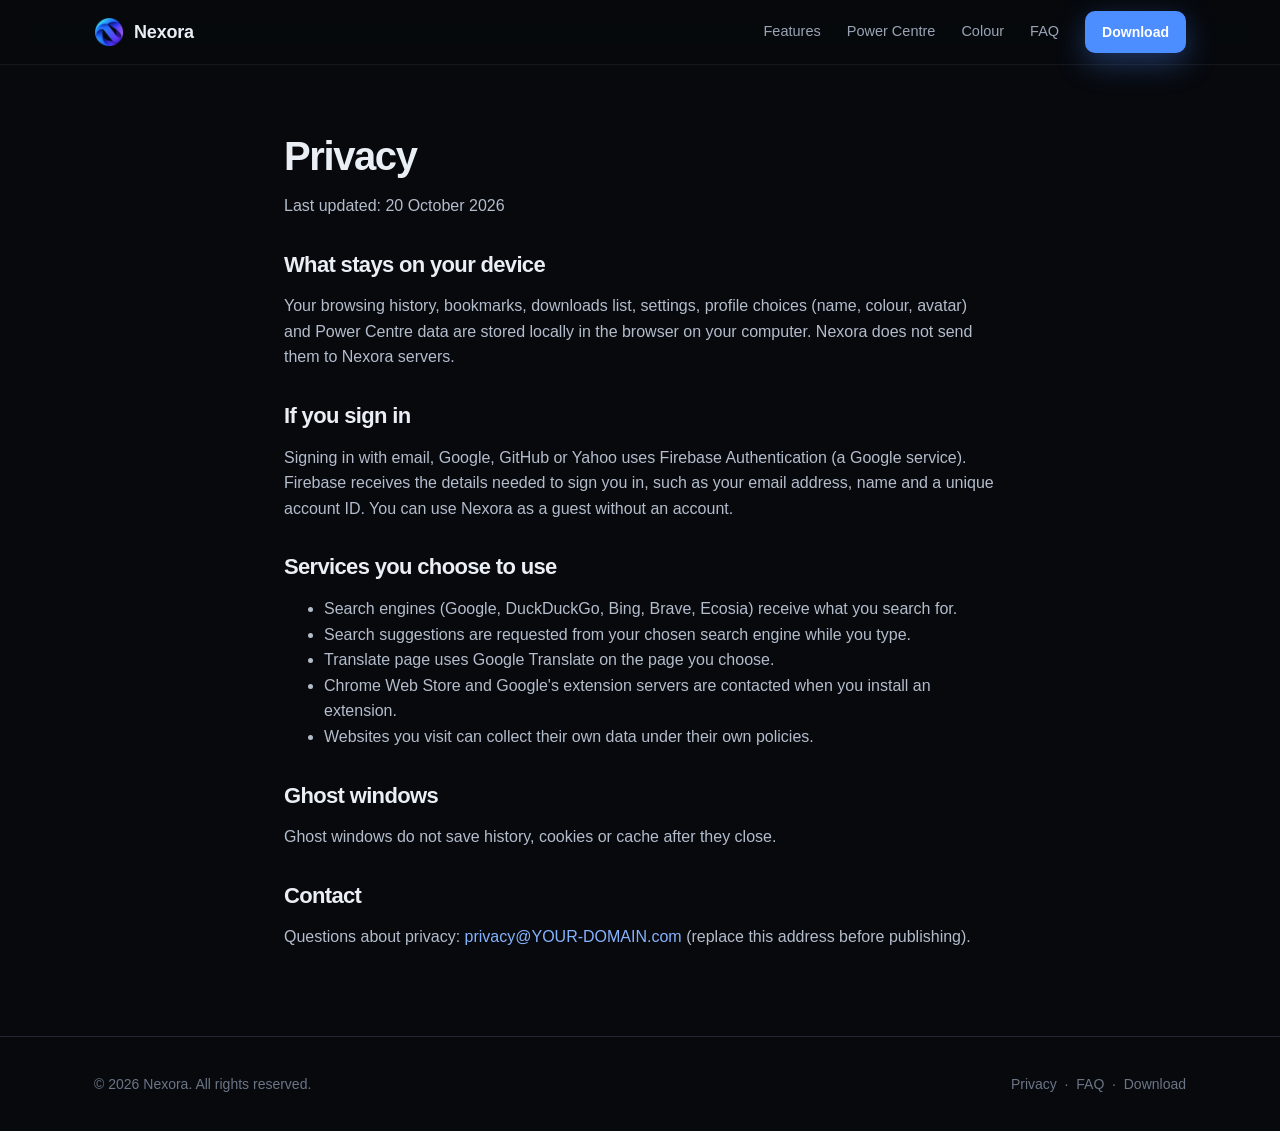
<file: privacy.html>
<!doctype html>
<html lang="en"><head><meta charset="utf-8"><meta name="viewport" content="width=device-width,initial-scale=1">
<title>Privacy | Nexora</title><meta name="description" content="How Nexora handles your data."><meta name="theme-color" content="#07090d">
<link rel="icon" type="image/png" href="assets/favicon-32.png"><link rel="apple-touch-icon" href="assets/nexora-icon.png">
<meta property="og:type" content="website"><meta property="og:title" content="Privacy | Nexora"><meta property="og:description" content="How Nexora handles your data."><meta property="og:image" content="assets/og.jpg">
<meta name="twitter:card" content="summary_large_image"><link rel="stylesheet" href="site.css"></head><body>
<a class="skip" href="#main">Skip to content</a>
<nav><div class="wrap"><a class="brand" href="index.html"><img src="assets/nexora-icon.png" alt="" width="30" height="30">Nexora</a>
<button class="menu-btn" aria-label="Menu" aria-expanded="false"><svg width="24" height="24" viewBox="0 0 24 24" fill="none" stroke="currentColor" stroke-width="2" stroke-linecap="round"><path d="M4 7h16M4 12h16M4 17h16"/></svg></button>
<div class="links"><a href="index.html#features">Features</a><a href="index.html#power">Power Centre</a><a href="index.html#colour">Colour</a><a href="index.html#faq">FAQ</a><a class="btn primary sm" href="index.html#download">Download</a></div></div></nav>
<main id="main" class="prose"><h1>Privacy</h1><p>Last updated: 20 October 2026</p>
<h2>What stays on your device</h2><p>Your browsing history, bookmarks, downloads list, settings, profile choices (name, colour, avatar) and Power Centre data are stored locally in the browser on your computer. Nexora does not send them to Nexora servers.</p>
<h2>If you sign in</h2><p>Signing in with email, Google, GitHub or Yahoo uses Firebase Authentication (a Google service). Firebase receives the details needed to sign you in, such as your email address, name and a unique account ID. You can use Nexora as a guest without an account.</p>
<h2>Services you choose to use</h2><ul><li>Search engines (Google, DuckDuckGo, Bing, Brave, Ecosia) receive what you search for.</li><li>Search suggestions are requested from your chosen search engine while you type.</li><li>Translate page uses Google Translate on the page you choose.</li><li>Chrome Web Store and Google's extension servers are contacted when you install an extension.</li><li>Websites you visit can collect their own data under their own policies.</li></ul>
<h2>Ghost windows</h2><p>Ghost windows do not save history, cookies or cache after they close.</p>
<h2>Contact</h2><p>Questions about privacy: <a href="mailto:privacy@YOUR-DOMAIN.com" style="color:var(--accent2)">privacy@YOUR-DOMAIN.com</a> (replace this address before publishing).</p></main><footer><div class="wrap"><span>&copy; <span id="year">2026</span> Nexora. All rights reserved.</span><span><a href="privacy.html">Privacy</a> &nbsp;·&nbsp; <a href="index.html#faq">FAQ</a> &nbsp;·&nbsp; <a href="index.html#download">Download</a></span></div></footer>
<script src="site.js"></script></body></html>
</file>
<file: site.css>
:root{--bg:#07090d;--bg2:#0d1016;--panel:#12161d;--line:#232932;--line2:#323a47;--text:#eaeef5;--muted:#9aa4b5;--dim:#6b7586;--accent:#4c8dff;--accent2:#86b3ff;--green:#3ecf8e;--r:16px;--max:1140px;
--ui:"Segoe UI Variable Text","Segoe UI",Inter,-apple-system,BlinkMacSystemFont,Roboto,"Helvetica Neue",Arial,sans-serif;--mono:ui-monospace,"Cascadia Mono",Consolas,monospace}
*{box-sizing:border-box}html{scroll-behavior:smooth}body{margin:0;background:var(--bg);color:var(--text);font:16px/1.6 var(--ui);-webkit-font-smoothing:antialiased}
img{max-width:100%;height:auto;display:block}a{color:inherit;text-decoration:none}
.wrap{max-width:var(--max);margin:0 auto;padding:0 24px}
:focus-visible{outline:2px solid var(--accent2);outline-offset:3px;border-radius:6px}
.skip{position:absolute;left:-999px}.skip:focus{left:12px;top:12px;background:#fff;color:#000;padding:8px 12px;border-radius:8px;z-index:99}
/* nav */
nav{position:sticky;top:0;z-index:50;background:rgba(7,9,13,.78);backdrop-filter:blur(14px);border-bottom:1px solid rgba(255,255,255,.06)}
nav .wrap{display:flex;align-items:center;justify-content:space-between;height:64px}
.brand{display:flex;align-items:center;gap:10px;font-weight:650;font-size:18px;letter-spacing:-.01em}.brand img{width:30px;height:30px}
.links{display:flex;align-items:center;gap:26px;font-size:14.5px;color:var(--muted)}.links a:hover{color:#fff}
.btn{display:inline-flex;align-items:center;gap:10px;padding:12px 22px;border-radius:12px;font-weight:600;font-size:15px;border:1px solid transparent;cursor:pointer;transition:transform .15s,background .15s,border-color .15s;font-family:inherit}
.btn.primary{background:var(--accent);color:#fff;box-shadow:0 10px 30px rgba(76,141,255,.35)}.btn.primary:hover{background:#6199ff;transform:translateY(-1px)}
.btn.ghost{background:rgba(255,255,255,.04);border-color:var(--line2);color:var(--text)}.btn.ghost:hover{background:rgba(255,255,255,.09)}
.btn.sm{padding:9px 16px;font-size:14px;border-radius:10px}
.menu-btn{display:none;background:none;border:0;color:var(--text);padding:8px;cursor:pointer}
/* hero */
.hero{position:relative;overflow:hidden;padding:84px 0 40px;text-align:center;isolation:isolate}
.hero::before{content:"";position:absolute;inset:-20% -10% auto;height:640px;z-index:-1;background:radial-gradient(520px 320px at 25% 30%,rgba(76,141,255,.30),transparent 70%),radial-gradient(520px 320px at 78% 20%,rgba(122,92,255,.22),transparent 70%),radial-gradient(420px 260px at 50% 90%,rgba(14,165,165,.16),transparent 70%)}
.pill{display:inline-flex;align-items:center;gap:8px;padding:7px 14px;border:1px solid rgba(134,179,255,.3);border-radius:99px;background:rgba(76,141,255,.08);font-size:13px;color:var(--accent2);font-weight:600}
.pill i{width:7px;height:7px;border-radius:50%;background:var(--green)}
h1{font-size:clamp(38px,6vw,68px);line-height:1.05;letter-spacing:-.035em;margin:22px auto 18px;max-width:860px;font-weight:700}
h1 em{font-style:normal;color:var(--accent2)}
.lead{font-size:clamp(17px,2vw,20px);color:var(--muted);max-width:640px;margin:0 auto 30px}
.cta{display:flex;gap:12px;justify-content:center;flex-wrap:wrap}
.note{margin-top:14px;font-size:13px;color:var(--dim)}
.frame{margin:54px auto 0;max-width:1060px;border-radius:18px;border:1px solid var(--line2);background:var(--bg2);box-shadow:0 50px 120px rgba(0,0,0,.6),0 0 0 1px rgba(255,255,255,.03);overflow:hidden}
.frame img{width:100%}
/* sections */
section{padding:92px 0}
.eyebrow{font-size:12.5px;font-weight:700;letter-spacing:.12em;text-transform:uppercase;color:var(--accent2)}
h2{font-size:clamp(28px,4vw,44px);line-height:1.12;letter-spacing:-.03em;margin:12px 0 14px;font-weight:700}
.sub{color:var(--muted);font-size:18px;max-width:620px}
.center{text-align:center}.center .sub{margin:0 auto}
.grid{display:grid;grid-template-columns:repeat(3,1fr);gap:18px;margin-top:48px}
.card{background:var(--panel);border:1px solid var(--line);border-radius:var(--r);padding:26px;transition:border-color .2s,transform .2s}
.card:hover{border-color:var(--line2);transform:translateY(-2px)}
.ic{width:44px;height:44px;border-radius:12px;display:flex;align-items:center;justify-content:center;background:#1a2230;color:var(--accent2);margin-bottom:16px}
.card h3{margin:0 0 8px;font-size:18px;letter-spacing:-.01em}.card p{margin:0;color:var(--muted);font-size:15px}
.split{display:grid;grid-template-columns:1fr 1.15fr;gap:60px;align-items:center}.split.rev{grid-template-columns:1.15fr 1fr}.split.rev .copy{order:2}
.copy ul{list-style:none;padding:0;margin:22px 0 0;display:grid;gap:12px}.copy li{display:flex;gap:12px;color:#c4ccda;font-size:15.5px}
.copy li::before{content:"";flex:none;width:20px;height:20px;margin-top:2px;border-radius:50%;background:rgba(62,207,142,.14) url("data:image/svg+xml,%3Csvg xmlns='http://www.w3.org/2000/svg' viewBox='0 0 24 24' fill='none' stroke='%233ecf8e' stroke-width='3' stroke-linecap='round' stroke-linejoin='round'%3E%3Cpath d='m6 12 4 4 8-9'/%3E%3C/svg%3E") center/12px no-repeat}
.shot{border-radius:16px;border:1px solid var(--line2);overflow:hidden;box-shadow:0 30px 80px rgba(0,0,0,.5);background:var(--bg2)}
.band{background:linear-gradient(180deg,var(--bg2),var(--bg));border-top:1px solid var(--line);border-bottom:1px solid var(--line)}
.dl{display:grid;grid-template-columns:1fr 1fr;gap:18px;margin-top:40px;max-width:760px;margin-left:auto;margin-right:auto}
.dl .card{text-align:center}.dl .card.dim{opacity:.6}
.chip{display:inline-block;margin-top:10px;font-size:12px;color:var(--dim);border:1px solid var(--line);border-radius:99px;padding:3px 10px}
details{background:var(--panel);border:1px solid var(--line);border-radius:14px;padding:4px 20px;margin-bottom:12px}
summary{cursor:pointer;list-style:none;padding:16px 0;font-weight:600;font-size:16.5px;display:flex;justify-content:space-between;gap:12px}
summary::-webkit-details-marker{display:none}summary::after{content:"+";color:var(--accent2);font-size:22px;line-height:1}details[open] summary::after{content:"–"}
details p{margin:0 0 18px;color:var(--muted)}
.faq{max-width:760px;margin:44px auto 0}
.final{text-align:center;padding:100px 0}
footer{border-top:1px solid var(--line);padding:36px 0;color:var(--dim);font-size:14px}
footer .wrap{display:flex;justify-content:space-between;gap:20px;flex-wrap:wrap}footer a:hover{color:#fff}
.prose{max-width:760px;margin:0 auto;padding:70px 24px}.prose h1{font-size:40px;margin:0 0 10px}.prose h2{font-size:22px;margin:34px 0 8px}.prose p,.prose li{color:#b4bdcc}
@media(max-width:900px){.grid{grid-template-columns:1fr 1fr}.split,.split.rev{grid-template-columns:1fr;gap:34px}.split.rev .copy{order:0}.dl{grid-template-columns:1fr}}
@media(max-width:700px){.links{display:none;position:absolute;top:64px;left:0;right:0;flex-direction:column;align-items:flex-start;gap:0;background:var(--bg2);border-bottom:1px solid var(--line);padding:8px 24px 16px}.links.open{display:flex}.links a{padding:12px 0;width:100%}.menu-btn{display:block}.grid{grid-template-columns:1fr}section{padding:64px 0}.hero{padding-top:56px}}
@media(prefers-reduced-motion:reduce){html{scroll-behavior:auto}*{transition:none!important}}
</file>
